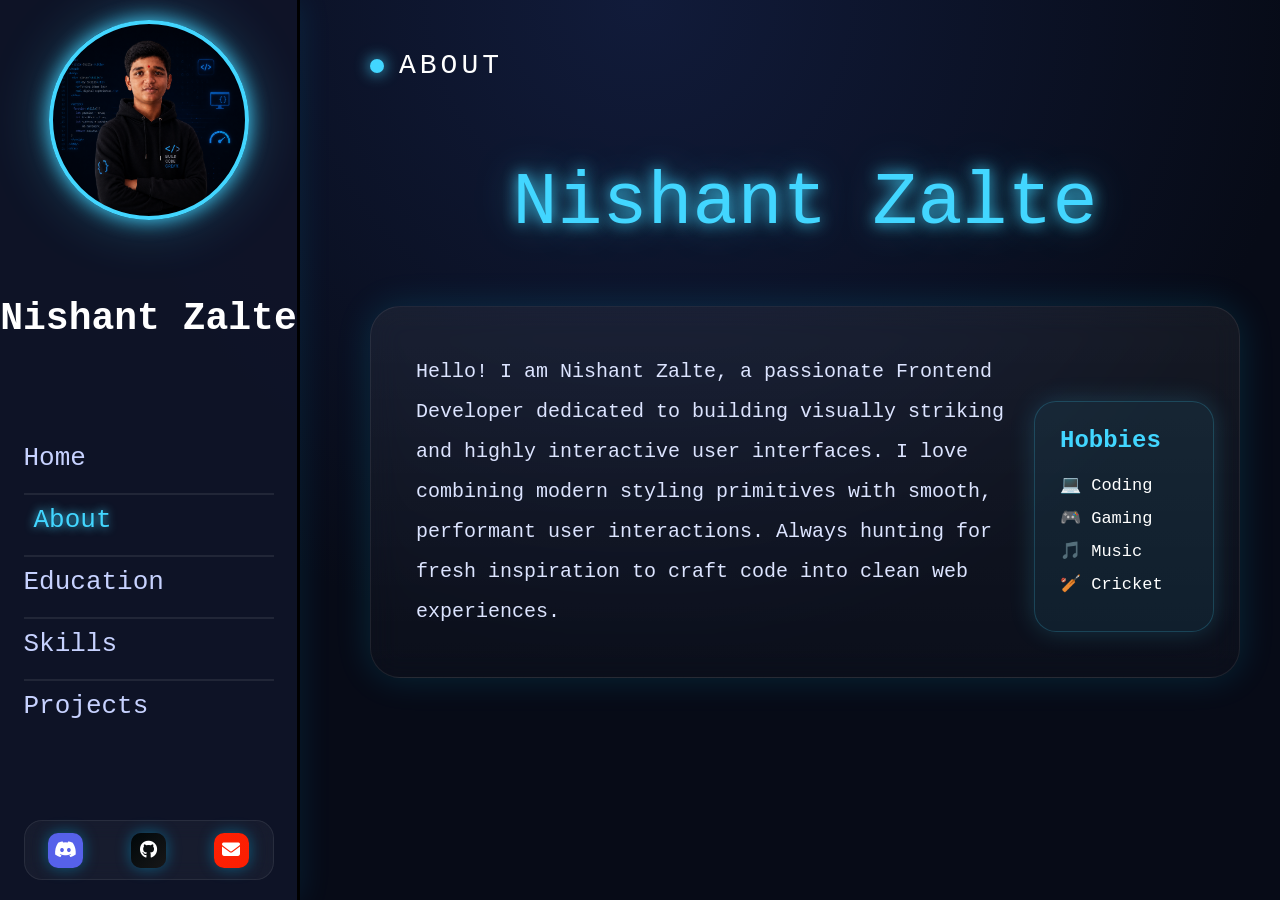
<file: About.html>
<!DOCTYPE html>
<html lang="en">
<head>
    <meta charset="UTF-8">
    <meta name="viewport" content="width=device-width, initial-scale=1.0">
    <title>Nishant Zalte - About</title>
    <link rel="stylesheet" href="https://cdnjs.cloudflare.com/ajax/libs/font-awesome/6.5.1/css/all.min.css">
    <link rel="stylesheet" href="About.css">
</head>
<body>

    <script>
        function toggleMenu() {
            document.querySelector('.list').classList.toggle('active');
            document.querySelector('.menu-toggle').classList.toggle('active');
        }
    </script>

    <div class="page-container">
        <div class="menu-toggle" onclick="toggleMenu()">
            <span></span>
            <span></span>
            <span></span>
        </div>

        <div class="navbar">
            <div class="img"></div>
            <br>
            <div class="name">Nishant Zalte</div>

            <div class="list">
                <a href="index.html" class="opt">Home</a>
                <hr>
                <a href="about.html" class="opt" style="color: #42d6ff; text-shadow: 0 0 10px #42d6ff; margin-left: 10px;">About</a>
                <hr>
                <a href="education.html" class="opt">Education</a>
                <hr>
                <a href="skill.html" class="opt">Skills</a>
                <hr>
                <a href="project.html" class="opt">Projects</a>
            </div>

            <div class="socials">
                <div class="discord soc">
                    <a href="https://discord.gg/92nhyfHcJ" target="_blank">
                        <i class="fa-brands fa-discord"></i>
                    </a>
                </div>
                <div class="github soc">
                    <a href="https://github.com/nishucoder25" target="_blank">
                        <i class="fa-brands fa-github"></i>
                    </a>
                </div>
                <div class="email soc">
                    <a href="mailto:nishucoder25@gmail.com">
                        <i class="fa-solid fa-envelope"></i>
                    </a>
                </div>
            </div>
        </div>

        <div class="about-section">
            <div class="about-top">
                <div class="dot"></div>
                <p>ABOUT </p>
            </div>

            <div class="about-content">
                <div class="about-name">Nishant Zalte</div>
                
                <div class="about-box">
                    <p>
                        Hello! I am Nishant Zalte, a passionate Frontend Developer dedicated to building visually striking and highly interactive user interfaces. I love combining modern styling primitives with smooth, performant user interactions. Always hunting for fresh inspiration to craft code into clean web experiences.
                    </p>

                    <div class="hobby-box">
                        <h3>Hobbies</h3>
                        <ul>
                            <li>💻 Coding</li>
                            <li>🎮 Gaming</li>
                            <li>🎵 Music</li>
                            <li>🏏 Cricket</li>
                        </ul>
                    </div>
                </div>
            </div>
        </div>

    </div>

</body>
</html>
</file>
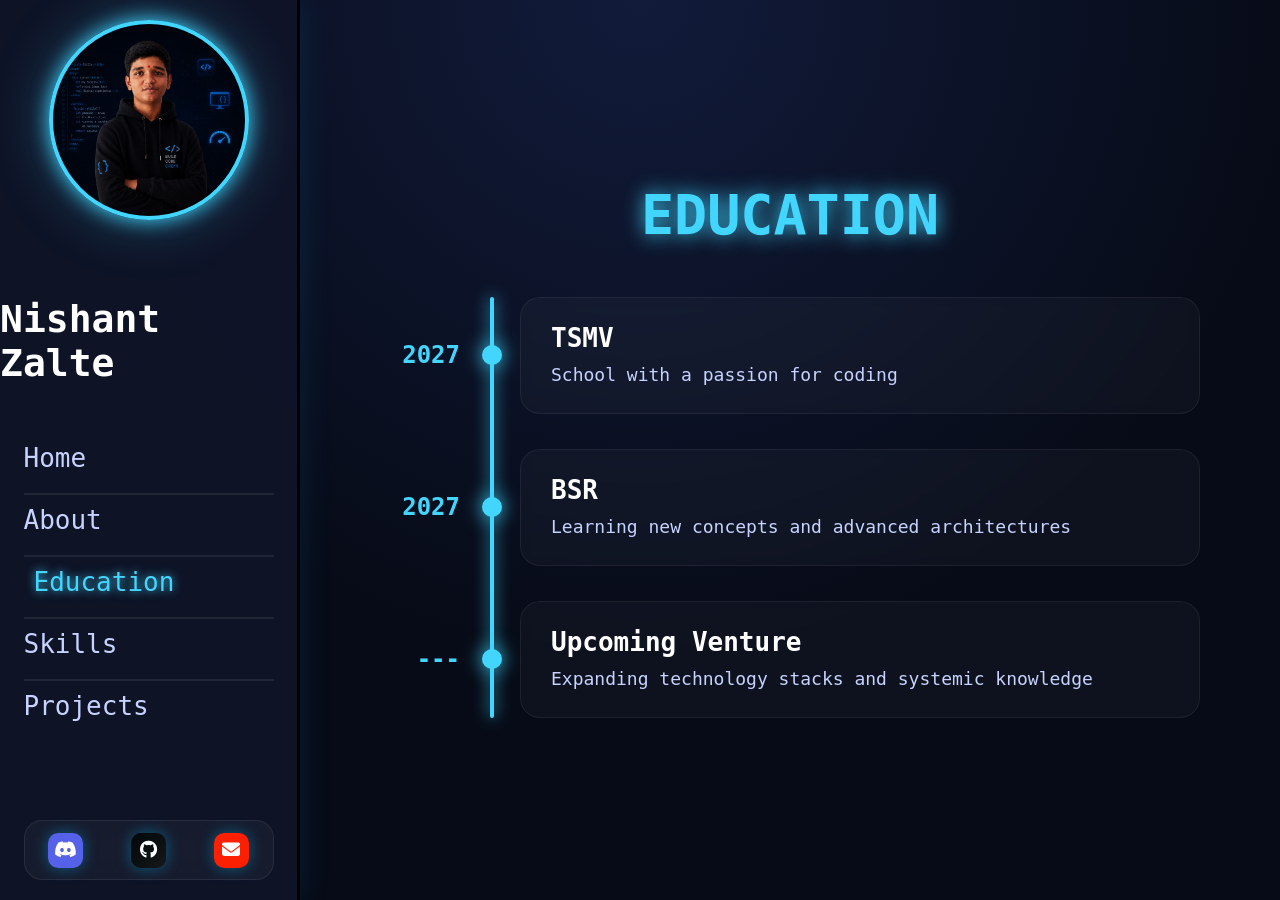
<file: Education.html>
<!DOCTYPE html>
<html lang="en">
<head>
    <meta charset="UTF-8">
    <meta name="viewport" content="width=device-width, initial-scale=1.0">
    <title>Nishant Zalte - Education</title>
    <link rel="stylesheet" href="Education.css">
    <link rel="stylesheet" href="https://cdnjs.cloudflare.com/ajax/libs/font-awesome/6.5.1/css/all.min.css">
</head>
<body>

    <script>
        function toggleMenu() {
            document.querySelector('.list').classList.toggle('active');
            document.querySelector('.menu-toggle').classList.toggle('active');
        }
    </script>

    <div class="page-container">
        <div class="menu-toggle" onclick="toggleMenu()">
            <span></span>
            <span></span>
            <span></span>
        </div>

        <div class="navbar">
            <div class="img"></div>
            <br>
            <div class="name">Nishant Zalte</div>

            <div class="list">
                <a href="index.html" class="opt">Home</a>
                <hr>
                <a href="about.html" class="opt">About</a>
                <hr>
                <a href="education.html" class="opt" style="color: #42d6ff; text-shadow: 0 0 10px #42d6ff; margin-left: 10px;">Education</a>
                <hr>
                <a href="skill.html" class="opt">Skills</a>
                <hr>
                <a href="project.html" class="opt">Projects</a>
            </div>

            <div class="socials">
                <a href="https://discord.gg/92nhyfHcJ" target="_blank" class="discord soc" style="position: relative; z-index: 9999;">
                    <i class="fa-brands fa-discord"></i>
                </a>

                <a href="https://github.com/nishucoder25" target="_blank" class="github soc" style="position: relative; z-index: 9999;">
                    <i class="fa-brands fa-github"></i>
                </a>

                <a href="mailto:nishucoder25@gmail.com" class="email soc" style="position: relative; z-index: 9999;">
                    <i class="fa-solid fa-envelope"></i>
                </a>
            </div>
            
        </div>

        <div class="edu-main-content">
            <div class="edu-container">
                <div class="heading">EDUCATION</div>

                <div class="timeline">
                    <div class="edu-card">
                        <div class="edu-year">2027</div>
                        <div class="edu-info">
                            <h2>TSMV</h2>
                            <p>School with a passion for coding</p>
                        </div>
                    </div>

                    <div class="edu-card">
                        <div class="edu-year">2027</div>
                        <div class="edu-info">
                            <h2>BSR</h2>
                            <p>Learning new concepts and advanced architectures</p>
                        </div>
                    </div>

                    <div class="edu-card">
                        <div class="edu-year">---</div>
                        <div class="edu-info">
                            <h2>Upcoming Venture</h2>
                            <p>Expanding technology stacks and systemic knowledge</p>
                        </div>
                    </div>
                </div>

            </div>
        </div>

    </div>

</body>
</html>
</file>
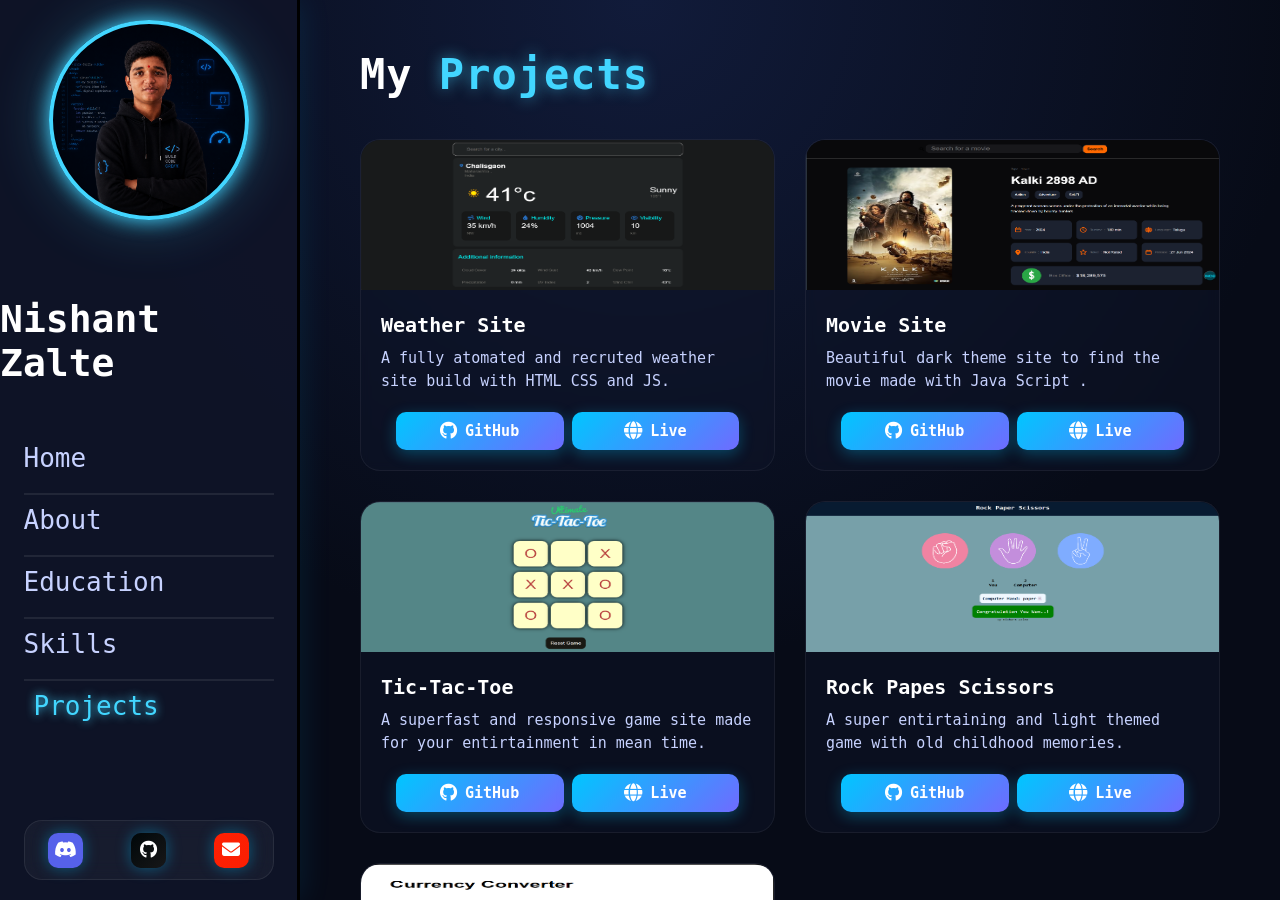
<file: Project.html>
<!DOCTYPE html>
<html lang="en">
<head>
    <meta charset="UTF-8">
    <meta name="viewport" content="width=device-width, initial-scale=1.0">
    <title>Nishant Zalte - Projects</title>
    <link rel="stylesheet" href="https://cdnjs.cloudflare.com/ajax/libs/font-awesome/6.5.1/css/all.min.css">
    <link rel="stylesheet" href="Project.css">
</head>
<body>

    <script>
        function toggleMenu() {
            document.querySelector('.list').classList.toggle('active');
            document.querySelector('.menu-toggle').classList.toggle('active');
        }
    </script>

    <div class="page-container">
        <div class="menu-toggle" onclick="toggleMenu()">
            <span></span>
            <span></span>
            <span></span>
        </div>

        <div class="navbar">
            <div class="img"></div>
            <br>
            <div class="name">Nishant Zalte</div>

            <div class="list">
                <a href="index.html" class="opt">Home</a>
                <hr>
                <a href="about.html" class="opt">About</a>
                <hr>
                <a href="education.html" class="opt">Education</a>
                <hr>
                <a href="skill.html" class="opt">Skills</a>
                <hr>
                <a href="project.html" class="opt active" style="color: #42d6ff; text-shadow: 0 0 10px #42d6ff; margin-left: 10px;">Projects</a>
            </div>

            <div class="socials">
                <div class="discord soc">
                    <a href="https://discord.gg/92nhyfHcJ" target="_blank">
                        <i class="fa-brands fa-discord"></i>
                    </a>
                </div>
                <div class="github soc">
                    <a href="https://github.com/nishucoder25" target="_blank">
                        <i class="fa-brands fa-github"></i>
                    </a>
                </div>
                <div class="email soc">
                    <a href="mailto:nishucoder25@gmail.com">
                        <i class="fa-solid fa-envelope"></i>
                    </a>
                </div>
            </div>
        </div>

        <div class="project-main-content">
            <h1 class="project-heading">My <span class="highlight">Projects</span></h1>
            
            <div class="project-grid">
                <div class="project-card">
                    <div class="proj-img-placeholder"><img src="img/w.png"  alt="weather"></div>
                    <div class="project-details">
                        <h3>Weather Site</h3>
                        <p>A fully atomated and recruted weather site build with HTML CSS and JS.</p>
                        <div class="buttons">
                            <a href="https://github.com/nishucoder25/Weather-site" target="_blank" class="proj-btn">
                                <i class="fa-brands fa-github"></i> GitHub
                            </a>
                            <a href="https://coders-weather.netlify.app/" target="_blank" class="proj-btn">
                                <i class="fa-solid fa-globe"></i> Live
                            </a>
                        </div>
                    </div>
                </div>

                <div class="project-card">
                    <div class="proj-img-placeholder"><img src="img/ms.png" alt="movie"></div>
                    <div class="project-details">
                        <h3>Movie Site</h3>
                        <p>Beautiful dark theme site to find the movie made with Java Script .</p>
                        <div class="buttons">
                            <a href="https://github.com/nishucoder25/Movie-site" target="_blank" class="proj-btn">
                                <i class="fa-brands fa-github"></i> GitHub
                            </a>
                            <a href="https://find-movie-for-you.netlify.app/" target="_blank" class="proj-btn">
                                <i class="fa-solid fa-globe"></i> Live
                            </a>
                        </div>
                    </div>
                </div>

                <div class="project-card">
                    <div class="proj-img-placeholder"><img src="img/ox.png" alt="tik tac toc"></div>
                    <div class="project-details">
                        <h3>Tic-Tac-Toe</h3>
                        <p>A superfast and responsive game site made for your entirtainment in mean time.</p>
                        <div class="buttons">
                            <a href="https://github.com/nishucoder25/Tic-Tac-Toe" target="_blank" class="proj-btn">
                                <i class="fa-brands fa-github"></i> GitHub
                            </a>
                            <a href="https://tictactoenishocoder.netlify.app/" target="_blank" class="proj-btn">
                                <i class="fa-solid fa-globe"></i> Live
                            </a>
                        </div>
                    </div>
                </div>

                 <div class="project-card">
                    <div class="proj-img-placeholder"><img src="img/rpc.png" alt="stone paper"></div>
                    <div class="project-details">
                        <h3>Rock Papes Scissors</h3>
                        <p>A super entirtaining and light themed game with old childhood memories.</p>
                        <div class="buttons">
                            <a href="https://github.com/nishucoder25/Rock-Paper-Scissors" target="_blank" class="proj-btn">
                                <i class="fa-brands fa-github"></i> GitHub
                            </a>
                            <a href="https://coders-rock-paper-scissors.netlify.app/" target="_blank" class="proj-btn">
                                <i class="fa-solid fa-globe"></i> Live
                            </a>
                        </div>
                    </div>
                </div>

                 <div class="project-card">
                    <div class="proj-img-placeholder"><img src="img/cc.png" alt="currency"></div>
                    <div class="project-details">
                        <h3>Currency Converter</h3>
                        <p> A fast and intresting site includes all countries currency with their perfect values.</p>
                        <div class="buttons">
                            <a href="https://github.com/nishucoder25/Currency-Converter" target="_blank" class="proj-btn">
                                <i class="fa-brands fa-github"></i> GitHub
                            </a>
                            <a href="https://ultimatecurrencyconverter.netlify.app/" target="_blank" class="proj-btn">
                                <i class="fa-solid fa-globe"></i> Live
                            </a>
                        </div>
                    </div>
                </div>


            </div>
        </div>

    </div>

</body>
</html>
</file>
<file: About.css>
*{
    padding: 0px;
    margin: 0px;
    font-family: monospace;
    box-sizing: border-box;
}

body{
    background-color: #070b17;
    overflow-x: hidden;
}

@media (max-width: 768px) {
    body {
        overflow-y: auto;
    }
}

a {
    color: white;
    text-decoration: none; 
}

.page-container{
    background: radial-gradient(circle at top,#111b3a,#070b17 60%);
    height: 100vh;
    width: 100%;
    display: flex;
}

/* NavBar */
.navbar{
    background: rgba(15,20,40,0.95);
    border-right: 1px solid rgba(255,255,255,0.08);
    height: 100vh;
    width: 300px;
    display: flex;
    justify-content: center;
    align-items: start;
    flex-wrap: wrap;
    box-shadow: 0 0 30px rgba(0,183,255,0.12);
    border-right: 3px solid black;
    flex-shrink: 0;
}

.img{
    background: url('/MY-image.png');
    background-size: cover;
    background-position: center;
    height: 200px;
    width: 200px;
    border-radius: 50%;
    margin-top: 20px;
    border: 4px solid #42d6ff;
    box-shadow: 0 0 20px #42d6ff, 0 0 60px rgba(66,214,255,0.3);
}

.name{
    display: flex;
    font-size: 38px;
    font-weight: 600;
    margin-top: -140px;
    color: white;
}

.list{
    width: 250px;
    height: 250px;
    margin-top: -220px;
}

.opt{
    text-decoration: none;
    color: #c7d2ff;
    font-size: 26px;
    margin-bottom: 20px;
    margin-top: 10px;
    transition: 0.3s ease;
    cursor: pointer;
    display: block;
}

.opt:hover{
    color: #42d6ff;
    margin-left: 10px;
    text-shadow: 0 0 10px #42d6ff;
}

hr{
    border: 1px solid rgba(255,255,255,0.08);
}

.socials{
    height: 60px;
    width: 250px;
    background: rgba(255,255,255,0.04);
    border: 1px solid rgba(255,255,255,0.08);
    border-radius: 18px;
    position: absolute;
    bottom: 20px;
    display: flex;
    align-items: center;
    justify-content: space-around;
    backdrop-filter: blur(10px);
}

.soc{
    height: 35px;
    width: 35px;
    border-radius: 10px;
    background: linear-gradient(135deg,#00c6ff,#6f6bff);
    box-shadow: 0 0 15px rgba(0,198,255,0.4);
    transition: 0.3s ease;
    display: flex;
    justify-content: center;
    align-items: center;
    color: white;
    font-size: 18px;
}

.soc a {
    color: white;
    display: flex;
    justify-content: center;
    align-items: center;
    width: 100%;
    height: 100%;
}

.discord{ background: linear-gradient(135deg,#5661EA,#5661EA); }
.github{ background: linear-gradient(135deg,#000709,#171718); }
.email{ background: linear-gradient(135deg,#fe2003,#fa1f02); }

.soc:hover{
    transform: translateY(-6px);
}

/* ================= ABOUT SECTION (Fully Restored) ================= */
.about-section{
    flex: 1;
    height: 100vh;
    position: relative;
    padding: 50px 70px;
}

.about-top{
    display: flex;
    align-items: center;
    gap: 15px;
    margin-bottom: 80px;
}

.dot{
    width: 14px;
    height: 14px;
    border-radius: 50%;
    background: #42d6ff;
    box-shadow: 0 0 15px #42d6ff;
}

.about-top p{
    color: white;
    font-size: 28px;
    letter-spacing: 4px;
}

.about-content{
    width: 100%;
    display: flex;
    flex-direction: column;
    align-items: center;
}

.about-name{
    color: #42d6ff;
    font-size: 75px;
    margin-bottom: 60px;
    text-shadow: 0 0 15px #42d6ff, 0 0 40px rgba(66,214,255,0.4);
}

.about-box{
    width: 870px;
    min-height: 100px;
    padding: 45px;
    border-radius: 30px;
    background: linear-gradient(180deg, rgba(255,255,255,0.06), rgba(255,255,255,0.02));
    border: 1px solid rgba(255,255,255,0.08);
    backdrop-filter: blur(15px);
    box-shadow: 0 0 35px rgba(0,198,255,0.15);
    position: relative;
}

.about-box p{
    color: #dce4ff;
    font-size: 20px;
    line-height: 40px;
    width: 80%;
}

/* Hobby Box (Restored) */
.hobby-box{
    width: 180px;
    padding: 25px;
    border-radius: 22px;
    background: rgba(66,214,255,0.08);
    border: 1px solid rgba(66,214,255,0.2);
    position: absolute;
    right: 25px;
    bottom: 45px;
    box-shadow: 0 0 25px rgba(66,214,255,0.18);
}

.hobby-box h3{
    color: #42d6ff;
    font-size: 24px;
    margin-bottom: 20px;
}

.hobby-box ul{
    list-style: none;
}

.hobby-box li{
    color: white;
    font-size: 17px;
    margin-bottom: 12px;
}

/* ====================== MOBILE RESPONSIVE ====================== */
/* Hamburger Menu */
.menu-toggle {
    display: none;
    flex-direction: column;
    cursor: pointer;
    position: absolute;
    top: 20px;
    left: 20px;
    z-index: 1001;
}

.menu-toggle span {
    width: 25px;
    height: 3px;
    background: #42d6ff;
    margin: 5px 0;
    transition: 0.3s ease;
    border-radius: 2px;
}

.menu-toggle.active span:nth-child(1) {
    transform: rotate(45deg) translate(10px, 10px);
}

.menu-toggle.active span:nth-child(2) {
    opacity: 0;
}

.menu-toggle.active span:nth-child(3) {
    transform: rotate(-45deg) translate(7px, -7px);
}

/* Tablet (768px and below) */
@media (max-width: 768px) {
    .page-container {
        flex-direction: column;
        height: auto;
    }

    .navbar {
        width: 100%;
        height: auto;
        min-height: 70px;
        border-right: none;
        border-bottom: 2px solid #42d6ff;
        flex-direction: row;
        align-items: center;
        justify-content: space-between;
        padding: 10px 20px;
        position: relative;
        flex-wrap: nowrap;
        box-shadow: 0 0 20px rgba(0,183,255,0.1);
    }

    .menu-toggle {
        display: flex;
    }

    .img {
        height: 50px;
        width: 50px;
        margin-top: 0;
        border: 2px solid #42d6ff;
    }

    .name {
        font-size: 20px;
        margin-top: 0;
        margin-left: 15px;
        flex: 1;
    }

    .list {
        position: absolute;
        top: 70px;
        left: 0;
        width: 100%;
        height: auto;
        max-height: 0;
        overflow: hidden;
        background: rgba(15,20,40,0.98);
        flex-direction: column;
        margin-top: 0;
        transition: max-height 0.3s ease;
        border-bottom: 1px solid rgba(255,255,255,0.08);
        z-index: 999;
    }

    .list.active {
        max-height: 400px;
        padding: 15px 0;
    }

    .opt {
        font-size: 16px;
        padding: 12px 20px;
        margin: 0;
        margin-bottom: 0;
    }

    .opt:hover {
        margin-left: 0;
        padding-left: 30px;
    }

    hr {
        margin: 0;
    }

    .socials {
        position: static;
        width: auto;
        height: auto;
        margin-left: 15px;
        background: transparent;
        border: none;
        gap: 10px;
        bottom: auto;
    }

    .soc {
        height: 30px;
        width: 30px;
        font-size: 14px;
    }

    .about-section {
        flex: 1;
        height: auto;
        padding: 30px 20px;
        overflow-y: auto;
    }

    .about-top {
        margin-bottom: 30px;
    }

    .about-top p {
        font-size: 20px;
    }

    .about-name {
        font-size: 48px;
        margin-bottom: 30px;
    }

    .about-box {
        width: 100%;
        padding: 30px;
        border-radius: 20px;
    }

    .about-box p {
        font-size: 16px;
        width: 100%;
        line-height: 28px;
    }

    .hobby-box {
        position: static;
        width: 100%;
        max-width: 300px;
        margin-top: 25px;
        right: auto;
        bottom: auto;
    }
}

/* Mobile (480px and below) */
@media (max-width: 480px) {
    .navbar {
        min-height: 60px;
        padding: 10px 15px;
    }

    .img {
        height: 40px;
        width: 40px;
    }

    .name {
        font-size: 16px;
        margin-left: 10px;
    }

    .soc {
        height: 28px;
        width: 28px;
        font-size: 12px;
    }

    .about-section {
        padding: 20px 15px;
    }

    .about-top p {
        font-size: 18px;
        letter-spacing: 2px;
    }

    .about-name {
        font-size: 36px;
    }

    .about-box {
        padding: 20px;
        border-radius: 15px;
    }

    .about-box p {
        font-size: 14px;
        line-height: 24px;
    }

    .hobby-box {
        padding: 20px;
    }

    .hobby-box h3 {
        font-size: 18px;
    }

    .hobby-box li {
        font-size: 14px;
    }
}
</file>
<file: Education.css>
*{
    padding: 0px;
    margin: 0px;
    font-family: monospace;
    box-sizing: border-box;
}

body{
    background-color: #070b17;
    overflow-x: hidden;
}

@media (max-width: 768px) {
    body {
        overflow-y: auto;
    }
}

a {
    color: white;
    text-decoration: none; 
}

.page-container{
    background: radial-gradient(circle at top,#111b3a,#070b17 60%);
    height: 100vh;
    width: 100%;
    display: flex;
}

/* NavBar */
.navbar{
    background: rgba(15,20,40,0.95);
    border-right: 1px solid rgba(255,255,255,0.08);
    height: 100vh; /* Unified to span full height seamlessly */
    width: 300px;
    display: flex;
    justify-content: center;
    align-items: start;
    flex-wrap: wrap;
    box-shadow: 0 0 30px rgba(0,183,255,0.12);
    border-right: 3px solid black;
    flex-shrink: 0;
}

.img{
    background: url('/MY-image.png');
    background-size: cover;
    background-position: center;
    height: 200px;
    width: 200px;
    border-radius: 50%;
    margin-top: 20px;
    border: 4px solid #42d6ff;
    box-shadow: 0 0 20px #42d6ff, 0 0 60px rgba(66,214,255,0.3);
}

.name{
    display: flex;
    font-size: 38px;
    font-weight: 600;
    margin-top: -140px;
    color: white;
}

.list{
    width: 250px;
    height: 250px;
    margin-top: -220px;
}

.opt{
    text-decoration: none;
    color: #c7d2ff;
    font-size: 26px;
    margin-bottom: 20px;
    margin-top: 10px;
    transition: 0.3s ease;
    cursor: pointer;
    display: block;
}

.opt:hover{
    color: #42d6ff;
    margin-left: 10px;
    text-shadow: 0 0 10px #42d6ff;
}

hr{
    border: 1px solid rgba(255,255,255,0.08);
}

.socials {
    height: 60px;
    width: 250px;
    background: rgba(255, 255, 255, 0.04);
    border: 1px solid rgba(255, 255, 255, 0.08);
    border-radius: 18px;
    position: absolute;
    bottom: 20px;
    display: flex;
    align-items: center;
    justify-content: space-around;
    backdrop-filter: blur(10px);
}

/* Updated style rule to make sure the clickable <a> area fills the whole box */
.soc {
    height: 35px;
    width: 35px;
    border-radius: 10px;
    box-shadow: 0 0 15px rgba(0, 198, 255, 0.4);
    transition: 0.3s ease;
    display: flex;
    justify-content: center;
    align-items: center;
    color: white !important; /* Forces the icon color to stay white */
    font-size: 18px;
    cursor: pointer;
    text-decoration: none;
}

.discord { background: linear-gradient(135deg, #5661EA, #5661EA); }
.github { background: linear-gradient(135deg, #000709, #171718); }
.email { background: linear-gradient(135deg, #fe2003, #fa1f02); }

.soc:hover {
    transform: translateY(-6px);
    color: white !important;
}
/* ==========================================
   EDUCATION INNER PAGE CONTENT
   ========================================== */
.edu-main-content {
    flex: 1;
    padding: 50px 80px;
    overflow-y: auto;
    display: flex;
    justify-content: center;
    align-items: center;
}

.edu-container{
    width: 100%;
    max-width: 850px;
    display: flex;
    flex-direction: column;
}

.heading{
    color: #42d6ff;
    font-size: 55px;
    font-weight: 700;
    margin-bottom: 50px;
    text-shadow: 0 0 20px #42d6ff;
    text-align: center;
}

.timeline{
    display: flex;
    flex-direction: column;
    gap: 35px;
    position: relative;
}

.timeline::before{
    content: "";
    position: absolute;
    left: 110px;
    top: 0;
    width: 4px;
    height: 100%;
    background: #42d6ff;
    border-radius: 20px;
    box-shadow: 0 0 15px #42d6ff;
}

.edu-card{
    display: flex;
    align-items: center;
    gap: 60px;
    position: relative;
}

.edu-card::before{
    content: "";
    width: 20px;
    height: 20px;
    border-radius: 50%;
    background: #42d6ff;
    position: absolute;
    left: 102px;
    box-shadow: 0 0 20px #42d6ff;
    z-index: 2;
}

.edu-year{
    width: 80px;
    color: #42d6ff;
    font-size: 24px;
    font-weight: 600;
    text-align: right;
}

.edu-info{
    flex: 1;
    background: rgba(255,255,255,0.03);
    border: 1px solid rgba(255,255,255,0.06);
    padding: 25px 30px;
    border-radius: 20px;
    backdrop-filter: blur(5px);
    transition: 0.3s ease;
}

.edu-info:hover{
    transform: translateX(10px);
    border-color: #42d6ff;
    box-shadow: 0 0 20px rgba(66,214,255,0.15);
}

.edu-info h2{
    color: white;
    font-size: 26px;
    margin-bottom: 8px;
}

.edu-info p{
    color: #c7d2ff;
    font-size: 18px;
    line-height: 1.5;
}

/* ====================== MOBILE RESPONSIVE ====================== */
/* Hamburger Menu */
.menu-toggle {
    display: none;
    flex-direction: column;
    cursor: pointer;
    position: absolute;
    top: 20px;
    left: 20px;
    z-index: 1001;
}

.menu-toggle span {
    width: 25px;
    height: 3px;
    background: #42d6ff;
    margin: 5px 0;
    transition: 0.3s ease;
    border-radius: 2px;
}

.menu-toggle.active span:nth-child(1) {
    transform: rotate(45deg) translate(10px, 10px);
}

.menu-toggle.active span:nth-child(2) {
    opacity: 0;
}

.menu-toggle.active span:nth-child(3) {
    transform: rotate(-45deg) translate(7px, -7px);
}

/* Tablet (768px and below) */
@media (max-width: 768px) {
    .page-container {
        flex-direction: column;
        height: auto;
    }

    .navbar {
        width: 100%;
        height: auto;
        min-height: 70px;
        border-right: none;
        border-bottom: 2px solid #42d6ff;
        flex-direction: row;
        align-items: center;
        justify-content: space-between;
        padding: 10px 20px;
        position: relative;
        flex-wrap: nowrap;
        box-shadow: 0 0 20px rgba(0,183,255,0.1);
    }

    .menu-toggle {
        display: flex;
    }

    .img {
        height: 50px;
        width: 50px;
        margin-top: 0;
        border: 2px solid #42d6ff;
    }

    .name {
        font-size: 20px;
        margin-top: 0;
        margin-left: 15px;
        flex: 1;
    }

    .list {
        position: absolute;
        top: 70px;
        left: 0;
        width: 100%;
        height: auto;
        max-height: 0;
        overflow: hidden;
        background: rgba(15,20,40,0.98);
        flex-direction: column;
        margin-top: 0;
        transition: max-height 0.3s ease;
        border-bottom: 1px solid rgba(255,255,255,0.08);
        z-index: 999;
    }

    .list.active {
        max-height: 400px;
        padding: 15px 0;
    }

    .opt {
        font-size: 16px;
        padding: 12px 20px;
        margin: 0;
        margin-bottom: 0;
    }

    .opt:hover {
        margin-left: 0;
        padding-left: 30px;
    }

    hr {
        margin: 0;
    }

    .socials {
        position: static;
        width: auto;
        height: auto;
        margin-left: 15px;
        background: transparent;
        border: none;
        gap: 10px;
        bottom: auto;
    }

    .soc {
        height: 30px;
        width: 30px;
        font-size: 14px;
    }

    .edu-main-content {
        flex: 1;
        padding: 30px 20px;
        overflow-y: auto;
    }

    .edu-container {
        width: 100%;
    }

    .heading {
        font-size: 36px;
        margin-bottom: 30px;
    }

    .timeline::before {
        left: 35px;
    }

    .edu-card {
        gap: 40px;
    }

    .edu-card::before {
        left: 27px;
    }

    .edu-year {
        width: 60px;
        font-size: 18px;
    }

    .edu-info {
        padding: 20px;
    }

    .edu-info h2 {
        font-size: 20px;
    }

    .edu-info p {
        font-size: 14px;
    }
}

/* Mobile (480px and below) */
@media (max-width: 480px) {
    .navbar {
        min-height: 60px;
        padding: 10px 15px;
    }

    .img {
        height: 40px;
        width: 40px;
    }

    .name {
        font-size: 16px;
        margin-left: 10px;
    }

    .soc {
        height: 28px;
        width: 28px;
        font-size: 12px;
    }

    .edu-main-content {
        padding: 20px 15px;
    }

    .heading {
        font-size: 28px;
        margin-bottom: 25px;
    }

    .timeline {
        gap: 25px;
    }

    .timeline::before {
        left: 20px;
    }

    .edu-card {
        flex-direction: column;
        gap: 15px;
        align-items: flex-start;
    }

    .edu-card::before {
        left: 12px;
        top: 5px;
    }

    .edu-year {
        width: auto;
        font-size: 16px;
    }

    .edu-info {
        width: 100%;
        padding: 15px;
    }

    .edu-info h2 {
        font-size: 18px;
    }

    .edu-info p {
        font-size: 13px;
    }
}
</file>
<file: Project.css>
*{
    padding: 0px;
    margin: 0px;
    box-sizing: border-box;
    font-family: monospace;
}

body{
    background-color: #070b17;
    overflow-x: hidden;
}

@media (max-width: 768px) {
    body {
        overflow-y: auto;
    }
}

a {
    color: white;
    text-decoration: none; 
}

.page-container{
    background: radial-gradient(circle at top,#111b3a,#070b17 60%);
    height: 100vh;
    width: 100%;
    display: flex;
}

/* NavBar */
.navbar{
    background: rgba(15,20,40,0.95);
    border-right: 1px solid rgba(255,255,255,0.08);
    height: 100vh;
    width: 300px;
    display: flex;
    justify-content: center;
    align-items: start;
    flex-wrap: wrap;
    box-shadow: 0 0 30px rgba(0,183,255,0.12);
    border-right: 3px solid black;
    flex-shrink: 0;
}

.img{
    background: url('/MY-image.png');
    background-size: cover;
    background-position: center;
    height: 200px;
    width: 200px;
    border-radius: 50%;
    margin-top: 20px;
    border: 4px solid #42d6ff;
    box-shadow: 0 0 20px #42d6ff, 0 0 60px rgba(66,214,255,0.3);
}

.name{
    display: flex;
    font-size: 38px;
    font-weight: 600;
    margin-top: -140px;
    color: white;
}

.list{
    width: 250px;
    height: 250px;
    margin-top: -220px;
}

.opt{
    text-decoration: none;
    color: #c7d2ff;
    font-size: 26px;
    margin-bottom: 20px;
    margin-top: 10px;
    transition: 0.3s ease;
    cursor: pointer;
    display: block;
}

.opt:hover{
    color: #42d6ff;
    margin-left: 10px;
    text-shadow: 0 0 10px #42d6ff;
}

hr{
    border: 1px solid rgba(255,255,255,0.08);
}

.socials{
    height: 60px;
    width: 250px;
    background: rgba(255,255,255,0.04);
    border: 1px solid rgba(255,255,255,0.08);
    border-radius: 18px;
    position: absolute;
    bottom: 20px;
    display: flex;
    align-items: center;
    justify-content: space-around;
    backdrop-filter: blur(10px);
}

.soc{
    height: 35px;
    width: 35px;
    border-radius: 10px;
    background: linear-gradient(135deg,#00c6ff,#6f6bff);
    box-shadow: 0 0 15px rgba(0,198,255,0.4);
    transition: 0.3s ease;
    display: flex;
    justify-content: center;
    align-items: center;
    color: white;
    font-size: 18px;
}

.soc a {
    color: white;
    display: flex;
    justify-content: center;
    align-items: center;
    width: 100%;
    height: 100%;
}

.discord{ background: linear-gradient(135deg,#5661EA,#5661EA); }
.github{ background: linear-gradient(135deg,#000709,#171718); }
.email{ background: linear-gradient(135deg,#fe2003,#fa1f02); }

.soc:hover{
    transform: translateY(-6px);
}

/* ==========================================
   PROJECTS INNER PAGE CONTENT
   ========================================== */
.project-main-content {
    flex: 1;
    padding: 50px 60px;
    overflow-y: auto;
}

.project-heading {
    color: white;
    font-size: 42px;
    font-weight: 700;
    margin-bottom: 40px;
    letter-spacing: 1px;
}

.project-heading .highlight {
    color: #42d6ff;
    text-shadow: 0 0 15px rgba(66, 214, 255, 0.6);
}

.project-grid {
    display: grid;
    grid-template-columns: repeat(auto-fill, minmax(280px, 1fr));
    gap: 30px;
    max-width: 1000px;
}

.project-card {
    background: rgba(15, 20, 40, 0.5);
    border: 1px solid rgba(255, 255, 255, 0.06);
    border-radius: 20px;
    overflow: hidden;
    transition: 0.3s ease;
    backdrop-filter: blur(5px);
    display: flex;
    flex-direction: column;
}

.project-card:hover {
    transform: translateY(-8px);
    border-color: #42d6ff;
    box-shadow: 0 10px 25px rgba(66, 214, 255, 0.15);
}

.project-card img {
    height: 150px;
    width: 100%;
}

.project-details {
    padding: 20px;
    display: flex;
    flex-direction: column;
    flex: 1;
}

.project-details h3 {
    color: white;
    font-size: 20px;
    margin-bottom: 10px;
}

.project-details p {
    color: #c7d2ff;
    font-size: 15px;
    line-height: 1.5;
    margin-bottom: 20px;
    flex: 1; /* Pushes the button to the bottom if cards have different text lengths */
}

.buttons {
    display: inline-flex;
     align-items: center;
    justify-content: center;
    gap: 8px;
}

/* GitHub Visit Button Styles */
.proj-btn {
    display: inline-flex;
     align-items: center;
    justify-content: center;
    gap: 8px;
    background: linear-gradient(135deg, #00c6ff, #6f6bff);
    color: white;
    font-size: 15px;
    font-weight: bold;
    padding: 10px 15px;
    border-radius: 10px;
    box-shadow: 0 4px 15px rgba(0, 198, 255, 0.3);
    transition: all 0.3s ease;
    cursor: pointer;
    text-align: center;
    width: 45%;
}

.proj-btn:hover {
    transform: translateY(-3px);
    box-shadow: 0 6px 20px rgba(66, 214, 255, 0.5);
    background: linear-gradient(135deg, #42d6ff, #5661EA);
}

.proj-btn i {
    font-size: 18px;
}

/* ====================== MOBILE RESPONSIVE ====================== */
/* Hamburger Menu */
.menu-toggle {
    display: none;
    flex-direction: column;
    cursor: pointer;
    position: absolute;
    top: 20px;
    left: 20px;
    z-index: 1001;
}

.menu-toggle span {
    width: 25px;
    height: 3px;
    background: #42d6ff;
    margin: 5px 0;
    transition: 0.3s ease;
    border-radius: 2px;
}

.menu-toggle.active span:nth-child(1) {
    transform: rotate(45deg) translate(10px, 10px);
}

.menu-toggle.active span:nth-child(2) {
    opacity: 0;
}

.menu-toggle.active span:nth-child(3) {
    transform: rotate(-45deg) translate(7px, -7px);
}

/* Tablet (768px and below) */
@media (max-width: 768px) {
    .page-container {
        flex-direction: column;
        height: auto;
    }

    .navbar {
        width: 100%;
        height: auto;
        min-height: 70px;
        border-right: none;
        border-bottom: 2px solid #42d6ff;
        flex-direction: row;
        align-items: center;
        justify-content: space-between;
        padding: 10px 20px;
        position: relative;
        flex-wrap: nowrap;
        box-shadow: 0 0 20px rgba(0,183,255,0.1);
    }

    .menu-toggle {
        display: flex;
    }

    .img {
        height: 50px;
        width: 50px;
        margin-top: 0;
        border: 2px solid #42d6ff;
    }

    .name {
        font-size: 20px;
        margin-top: 0;
        margin-left: 15px;
        flex: 1;
    }

    .list {
        position: absolute;
        top: 70px;
        left: 0;
        width: 100%;
        height: auto;
        max-height: 0;
        overflow: hidden;
        background: rgba(15,20,40,0.98);
        flex-direction: column;
        margin-top: 0;
        transition: max-height 0.3s ease;
        border-bottom: 1px solid rgba(255,255,255,0.08);
        z-index: 999;
    }

    .list.active {
        max-height: 400px;
        padding: 15px 0;
    }

    .opt {
        font-size: 16px;
        padding: 12px 20px;
        margin: 0;
        margin-bottom: 0;
    }

    .opt:hover {
        margin-left: 0;
        padding-left: 30px;
    }

    hr {
        margin: 0;
    }

    .socials {
        position: static;
        width: auto;
        height: auto;
        margin-left: 15px;
        background: transparent;
        border: none;
        gap: 10px;
        bottom: auto;
    }

    .soc {
        height: 30px;
        width: 30px;
        font-size: 14px;
    }

    .project-main-content {
        flex: 1;
        padding: 30px 20px;
        overflow-y: auto;
    }

    .project-heading {
        font-size: 32px;
        margin-bottom: 30px;
    }

    .project-grid {
        grid-template-columns: repeat(auto-fill, minmax(230px, 1fr));
        gap: 20px;
        max-width: 100%;
    }

    .project-card img {
        height: 130px;
    }

    .project-details h3 {
        font-size: 18px;
    }

    .project-details p {
        font-size: 14px;
    }

    .proj-btn {
        font-size: 13px;
        padding: 8px 12px;
        width: auto;
        flex: 1;
    }

    .proj-btn i {
        font-size: 14px;
    }
}

/* Mobile (480px and below) */
@media (max-width: 480px) {
    .navbar {
        min-height: 60px;
        padding: 10px 15px;
    }

    .img {
        height: 40px;
        width: 40px;
    }

    .name {
        font-size: 16px;
        margin-left: 10px;
    }

    .soc {
        height: 28px;
        width: 28px;
        font-size: 12px;
    }

    .project-main-content {
        padding: 20px 15px;
    }

    .project-heading {
        font-size: 24px;
        margin-bottom: 20px;
    }

    .project-grid {
        grid-template-columns: 1fr;
        gap: 15px;
        max-width: 100%;
    }

    .project-card {
        border-radius: 15px;
    }

    .project-card img {
        height: 180px;
        object-fit: cover;
    }

    .project-details {
        padding: 15px;
    }

    .project-details h3 {
        font-size: 16px;
        margin-bottom: 8px;
    }

    .project-details p {
        font-size: 13px;
        margin-bottom: 15px;
    }

    .buttons {
        gap: 6px;
    }

    .proj-btn {
        font-size: 12px;
        padding: 8px 10px;
        width: 45%;
    }

    .proj-btn i {
        font-size: 13px;
    }
}
</file>
